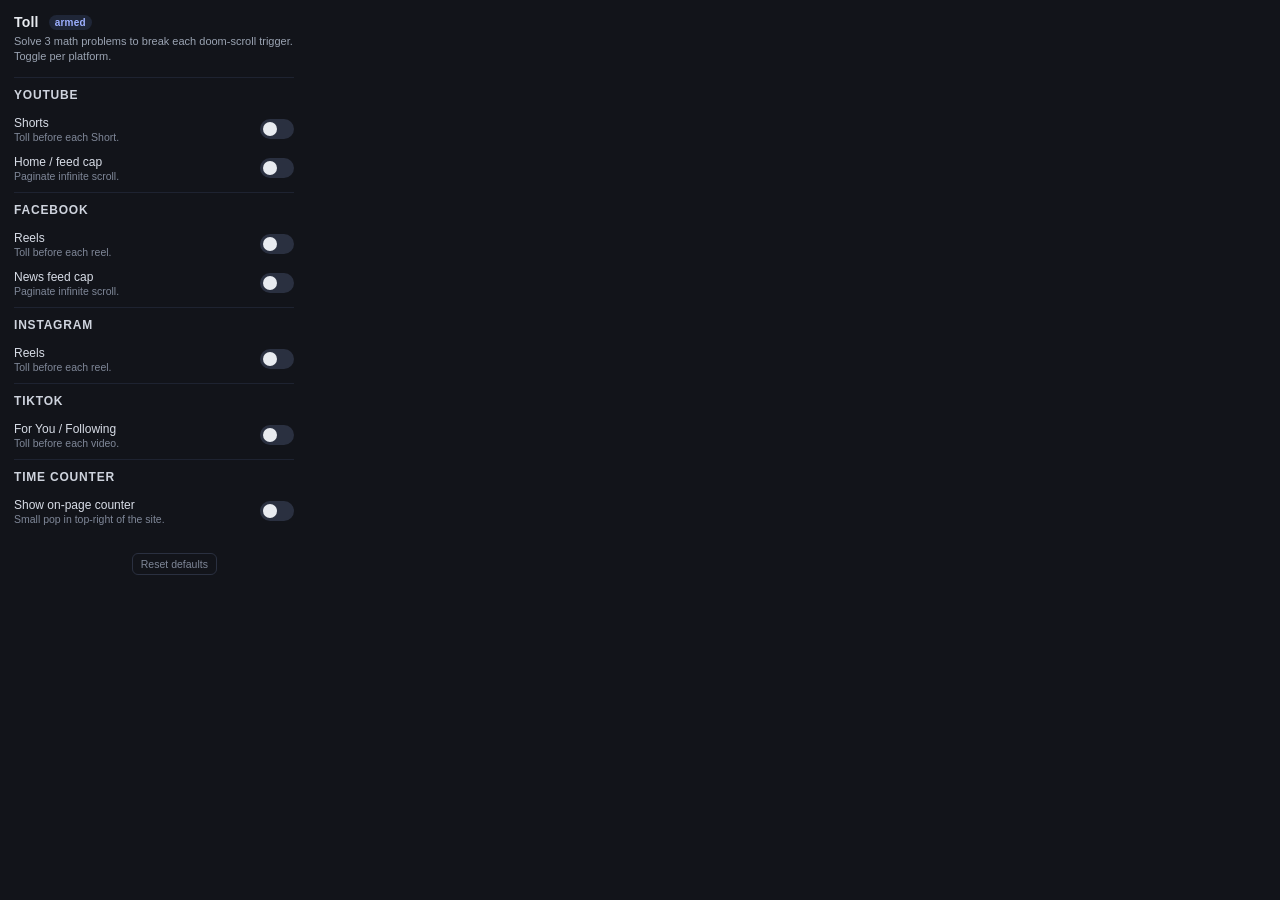
<file: src/popup.html>
<!doctype html>
<html>
<head>
<meta charset="utf-8" />
<style>
  :root { color-scheme: dark; }
  body { width: 280px; margin: 0; padding: 14px 14px 12px; font-family: -apple-system, BlinkMacSystemFont, "Segoe UI", Roboto, sans-serif; background: #12141a; color: #e8ebf0; }
  h1 { font-size: 14px; margin: 0 0 4px; letter-spacing: 0.2px; }
  .tag { display: inline-block; font-size: 10px; padding: 2px 6px; border-radius: 999px; background: #1f2637; color: #9db0ff; margin-left: 6px; vertical-align: 1px; }
  .sub { font-size: 11px; color: #9aa3b2; margin: 0 0 12px; line-height: 1.4; }
  section { border-top: 1px solid #1e2331; padding: 10px 0 4px; }
  .plat { display: flex; align-items: center; justify-content: space-between; margin-bottom: 8px; }
  .plat h2 { font-size: 12px; margin: 0; color: #cfd4de; text-transform: uppercase; letter-spacing: 0.8px; }
  .row { display: flex; align-items: center; justify-content: space-between; padding: 6px 0; font-size: 12px; }
  .row .label { color: #d8dde7; }
  .row .desc { color: #7f8798; font-size: 10.5px; margin-top: 1px; }
  .switch { position: relative; width: 34px; height: 20px; flex-shrink: 0; }
  .switch input { opacity: 0; width: 0; height: 0; }
  .slider { position: absolute; inset: 0; background: #2a3040; border-radius: 999px; cursor: pointer; transition: background .15s; }
  .slider::before { content: ""; position: absolute; width: 14px; height: 14px; left: 3px; top: 3px; background: #e8ebf0; border-radius: 50%; transition: transform .15s; }
  .switch input:checked + .slider { background: linear-gradient(90deg, #4c8dff, #8a5cff); }
  .switch input:checked + .slider::before { transform: translateX(14px); }
  .foot { text-align: center; font-size: 10.5px; color: #6b7385; margin-top: 12px; }
  button.reset { background: none; color: #7f8798; border: 1px solid #2a3040; border-radius: 6px; padding: 4px 8px; font-size: 10.5px; cursor: pointer; }
  button.reset:hover { color: #cfd4de; border-color: #3a4258; }
</style>
</head>
<body>
  <h1>Toll <span class="tag">armed</span></h1>
  <p class="sub">Solve 3 math problems to break each doom-scroll trigger. Toggle per platform.</p>

  <section data-plat="youtube">
    <div class="plat"><h2>YouTube</h2></div>
    <div class="row">
      <div><div class="label">Shorts</div><div class="desc">Toll before each Short.</div></div>
      <label class="switch"><input type="checkbox" data-key="youtube.reel" /><span class="slider"></span></label>
    </div>
    <div class="row">
      <div><div class="label">Home / feed cap</div><div class="desc">Paginate infinite scroll.</div></div>
      <label class="switch"><input type="checkbox" data-key="youtube.cap" /><span class="slider"></span></label>
    </div>
  </section>

  <section data-plat="facebook">
    <div class="plat"><h2>Facebook</h2></div>
    <div class="row">
      <div><div class="label">Reels</div><div class="desc">Toll before each reel.</div></div>
      <label class="switch"><input type="checkbox" data-key="facebook.reel" /><span class="slider"></span></label>
    </div>
    <div class="row">
      <div><div class="label">News feed cap</div><div class="desc">Paginate infinite scroll.</div></div>
      <label class="switch"><input type="checkbox" data-key="facebook.cap" /><span class="slider"></span></label>
    </div>
  </section>

  <section data-plat="instagram">
    <div class="plat"><h2>Instagram</h2></div>
    <div class="row">
      <div><div class="label">Reels</div><div class="desc">Toll before each reel.</div></div>
      <label class="switch"><input type="checkbox" data-key="instagram.reel" /><span class="slider"></span></label>
    </div>
  </section>

  <section data-plat="tiktok">
    <div class="plat"><h2>TikTok</h2></div>
    <div class="row">
      <div><div class="label">For You / Following</div><div class="desc">Toll before each video.</div></div>
      <label class="switch"><input type="checkbox" data-key="tiktok.reel" /><span class="slider"></span></label>
    </div>
  </section>

  <section>
    <div class="plat"><h2>Time counter</h2></div>
    <div class="row">
      <div><div class="label">Show on-page counter</div><div class="desc">Small pop in top-right of the site.</div></div>
      <label class="switch"><input type="checkbox" data-key="tracker.enabled" /><span class="slider"></span></label>
    </div>
    <div id="time-today" style="margin-top:6px;font-size:11px;color:#9aa3b2;line-height:1.6;"></div>
  </section>

  <div class="foot">
    <span id="status" style="color:#5db07a;font-size:10.5px;margin-right:8px;opacity:0;transition:opacity .2s;">Saved</span>
    <button class="reset" id="reset">Reset defaults</button>
  </div>

  <script src="popup.js"></script>
</body>
</html>
</file>
